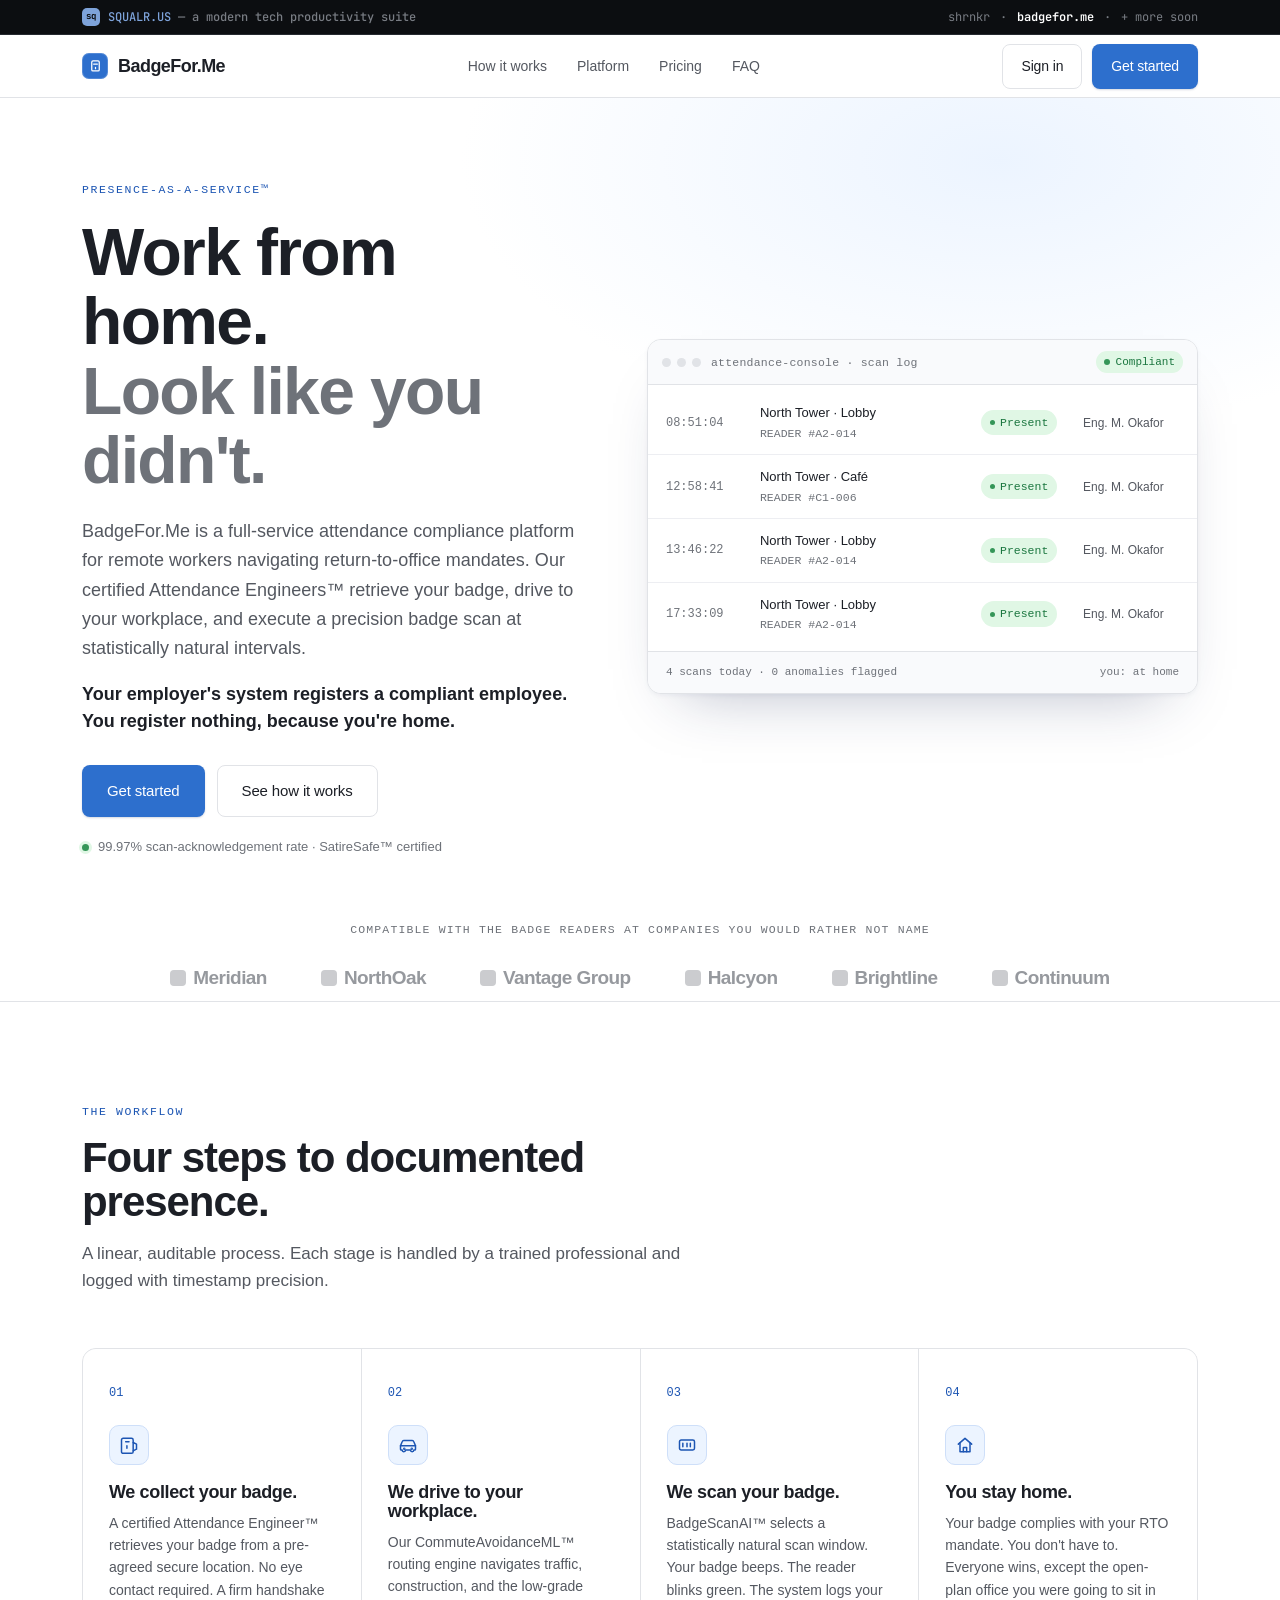
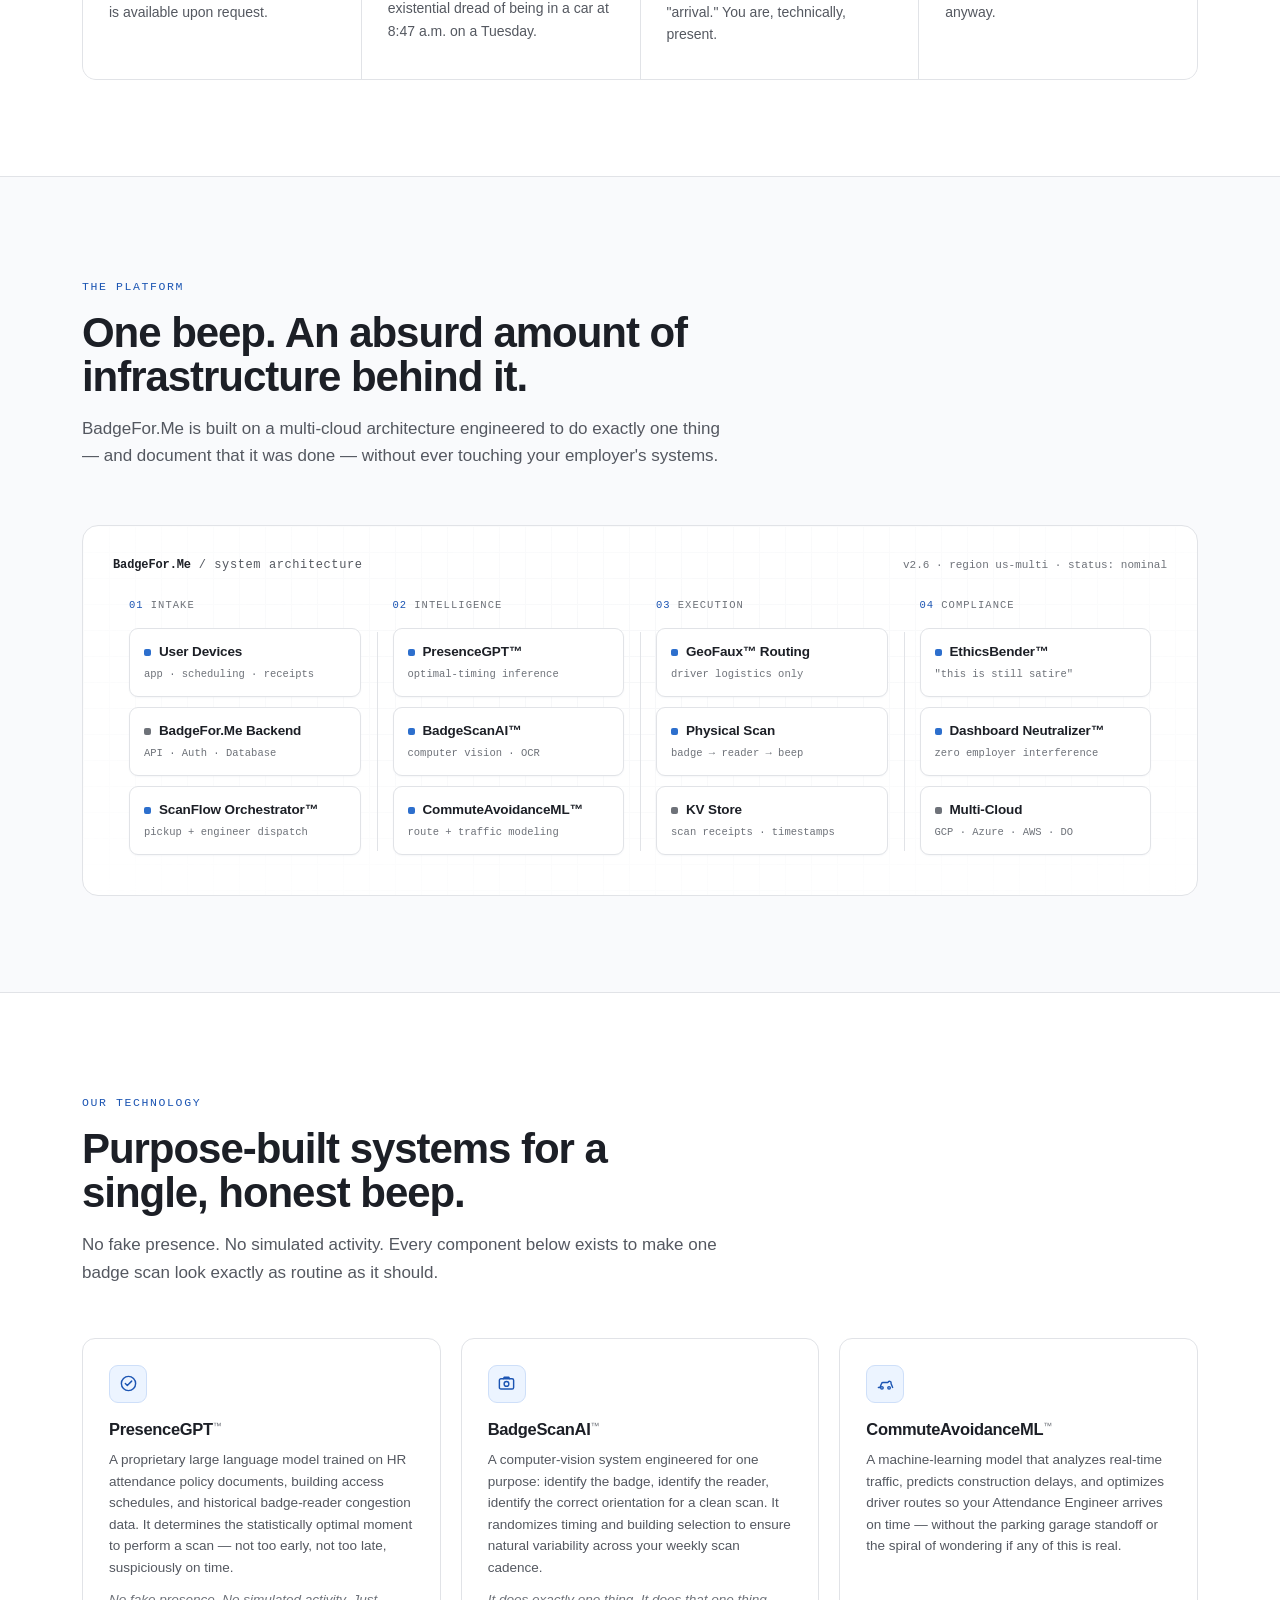
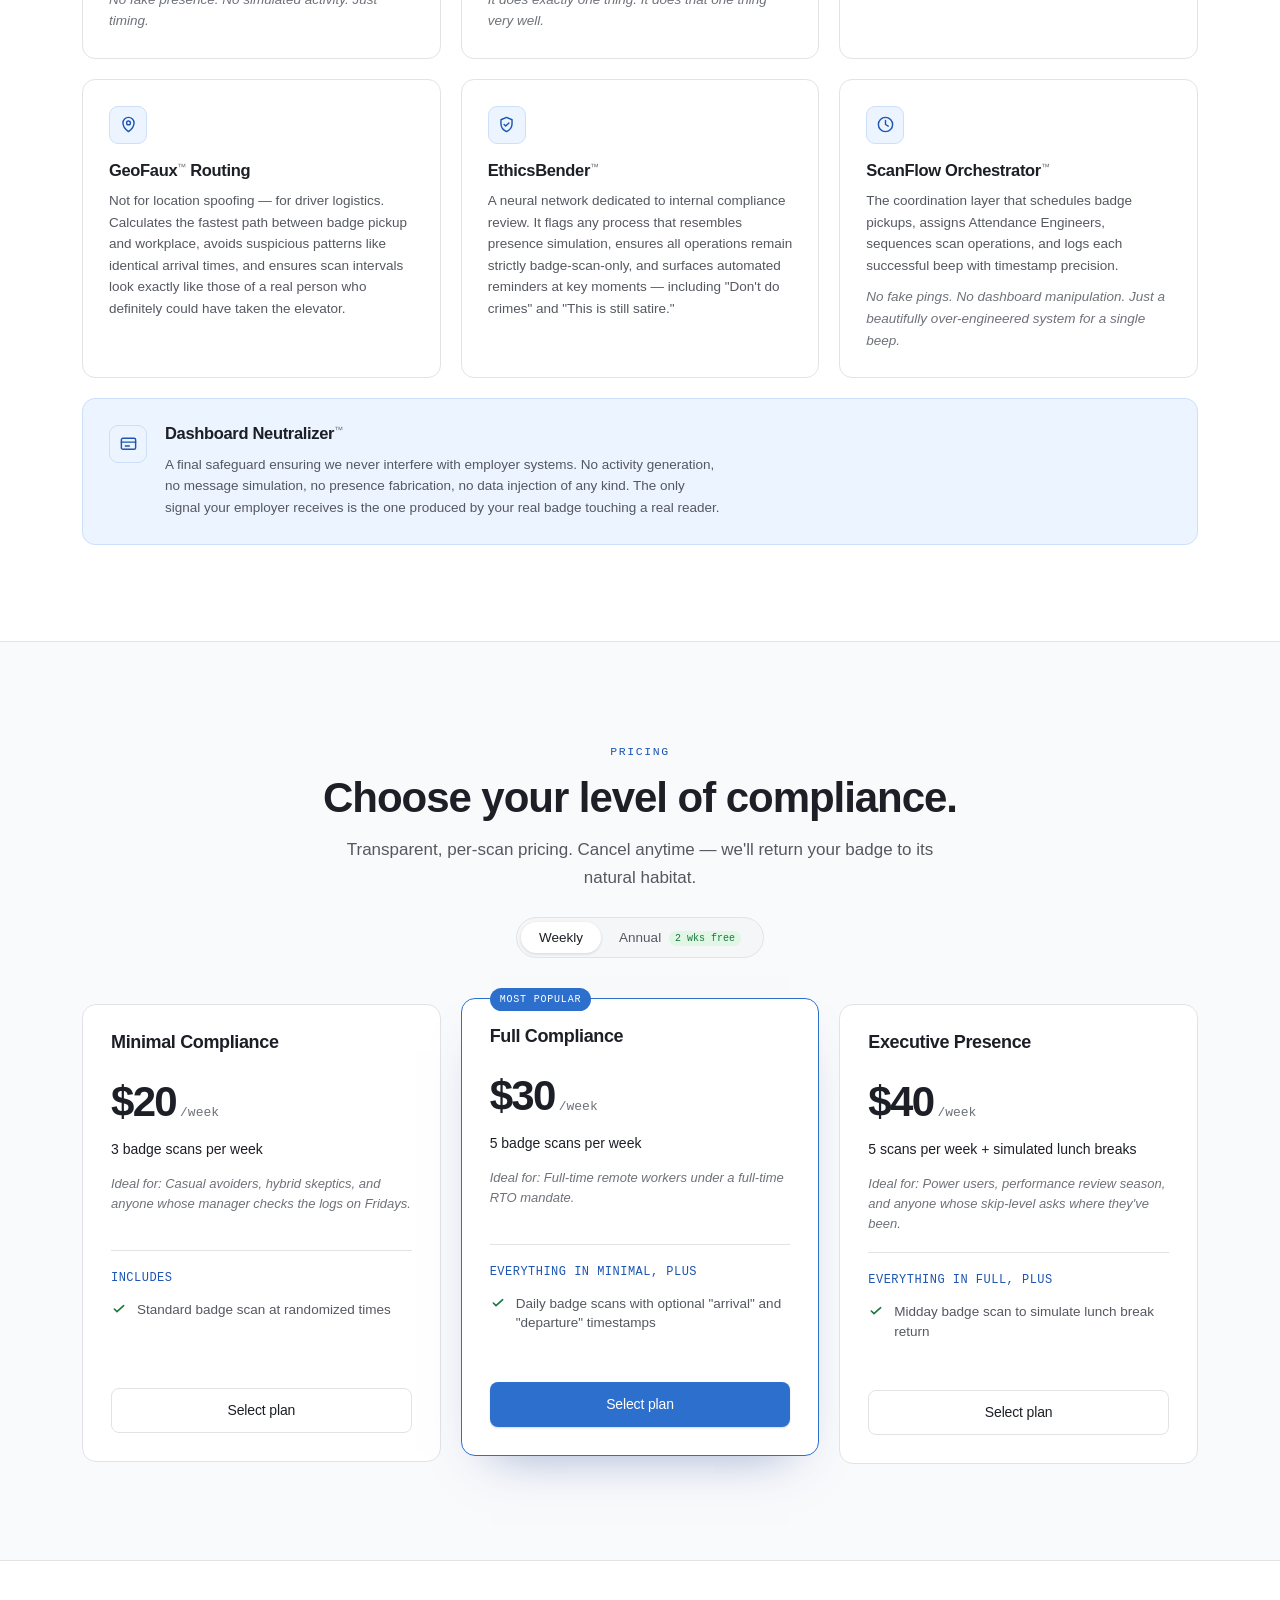
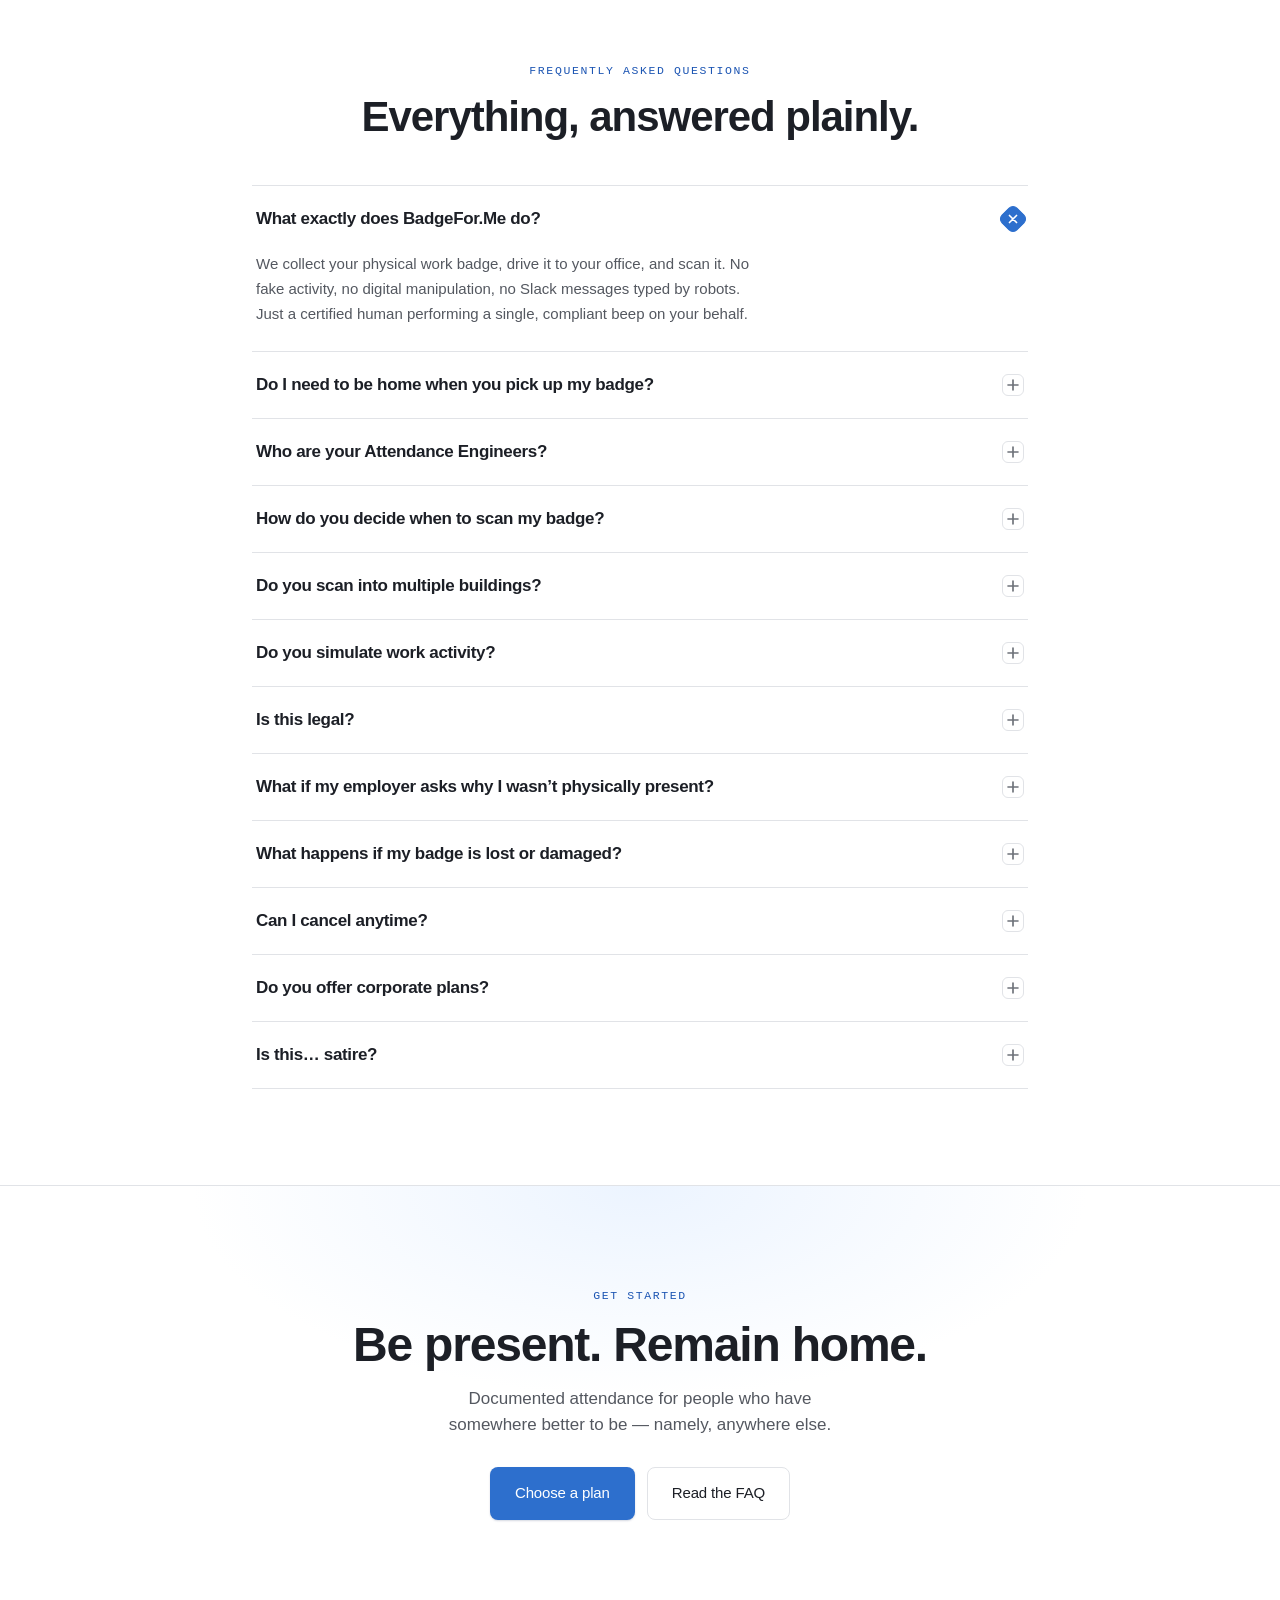
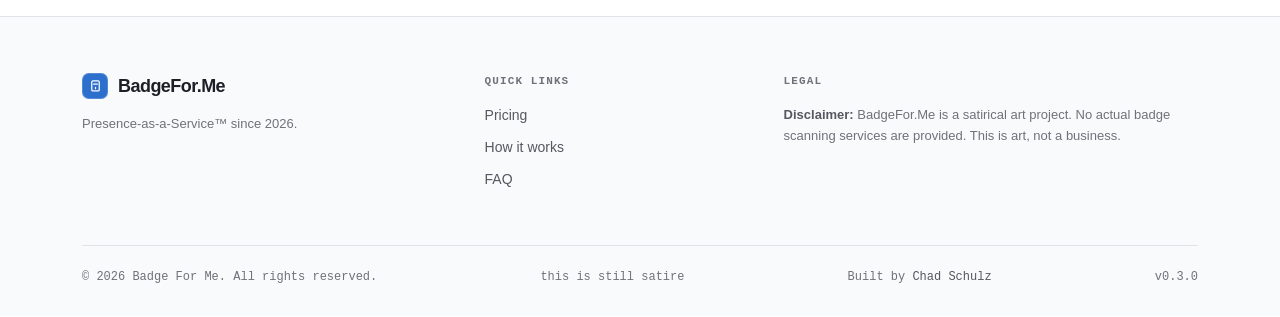
<file: index.html>
<!doctype html>
<html lang="en">
  <head>
    <meta charset="UTF-8" />
    <meta name="viewport" content="width=device-width, initial-scale=1.0" />
    <title>BadgeFor.Me — Beat Your Return-to-Office Mandate</title>
    <meta name="description" content="BadgeFor.Me sends Attendance Engineers to scan your badge at the office, keeping your return-to-office mandate compliant while you work from home. (Satire.)" />
    <meta name="keywords" content="return to office, return-to-office mandate, RTO mandate, RTO policy, work from home, badge scanning, remote work, hybrid work, office attendance" />
    <meta name="robots" content="index, follow" />
    <meta name="theme-color" content="#3b6bce" />
    <link rel="canonical" href="https://badgefor.me/" />
    <link rel="icon" href="/favicon.svg" type="image/svg+xml" />

    <!-- Open Graph -->
    <meta property="og:type" content="website" />
    <meta property="og:url" content="https://badgefor.me/" />
    <meta property="og:site_name" content="BadgeFor.Me" />
    <meta property="og:locale" content="en_US" />
    <meta property="og:title" content="BadgeFor.Me — Presence-as-a-Service™" />
    <meta property="og:description" content="Your badge goes to the office. You don't. Professional attendance compliance for remote workers navigating return-to-office (RTO) mandates." />
    <meta property="og:image" content="https://badgefor.me/assets/images/og-image.png" />
    <meta property="og:image:width" content="1200" />
    <meta property="og:image:height" content="630" />

    <!-- Twitter Card -->
    <meta name="twitter:card" content="summary_large_image" />
    <meta name="twitter:title" content="BadgeFor.Me — Presence-as-a-Service™" />
    <meta name="twitter:description" content="Your badge goes to the office. You don't. Professional attendance compliance for remote workers navigating return-to-office (RTO) mandates." />
    <meta name="twitter:image" content="https://badgefor.me/assets/images/og-image.png" />

    <!-- Structured data -->
    <script type="application/ld+json">
    {
      "@context": "https://schema.org",
      "@type": "WebSite",
      "name": "BadgeFor.Me",
      "url": "https://badgefor.me/",
      "inLanguage": "en",
      "description": "Presence-as-a-Service™ — professional badge scanning compliance for remote workers navigating return-to-office (RTO) mandates."
    }
    </script>

    <link rel="preconnect" href="https://fonts.googleapis.com/" />
    <link rel="preconnect" href="https://fonts.gstatic.com/" crossorigin />
    <link href="https://fonts.googleapis.com/css2?family=JetBrains+Mono:wght@400;500;600;700&display=swap" rel="stylesheet" />
    <link rel="stylesheet" href="css/styles.css" />
  </head>

  <!-- Google tag (gtag.js) -->
  <script async src="https://www.googletagmanager.com/gtag/js?id=G-5RX3SZPR5Z"></script>
  <script>
    window.dataLayer = window.dataLayer || [];
    function gtag() { dataLayer.push(arguments); }
    gtag('js', new Date());
    gtag('config', 'G-5RX3SZPR5Z');
  </script>

  <body>

    <div class="site-topstack">
      <div class="suite-bar">
        <div class="wrap suite-bar-in">
          <a class="suite-bar-brand" href="https://squalr.us/" target="_blank" rel="noopener">
            <span class="suite-bar-mark">sq</span>
            <span>SQUALR.US <span class="suite-bar-desc">&mdash; a modern tech productivity suite</span></span>
          </a>
          <div class="suite-bar-links">
            <a href="https://shrnkr.dev/" target="_blank" rel="noopener">shrnkr</a>
            <span class="suite-bar-dot">&middot;</span>
            <span class="suite-bar-current">badgefor.me</span>
            <span class="suite-bar-dot">&middot;</span>
            <span class="suite-bar-soon">+ more soon</span>
          </div>
        </div>
      </div>

      <!-- NAV -->
      <header class="nav">
        <div class="wrap nav-in">
          <a class="brand" href="#top">
            <span class="mark">
              <svg viewBox="0 0 24 24" fill="none">
                <rect x="6" y="3" width="12" height="16" rx="2" stroke="#fff" stroke-width="2"/>
                <path d="M9 8h6M12 13.5v2" stroke="#fff" stroke-width="2" stroke-linecap="round"/>
              </svg>
            </span>
            BadgeFor.Me
          </a>
          <nav class="nav-links">
            <a href="#how">How it works</a>
            <a href="#platform">Platform</a>
            <a href="#pricing">Pricing</a>
            <a href="#faq">FAQ</a>
          </nav>
          <div class="nav-cta">
            <a class="btn btn-ghost" href="https://squalr.us" target="_blank" rel="noopener">Sign in</a>
            <a class="btn btn-primary" href="#pricing">Get started</a>
          </div>
        </div>
      </header>
    </div>

    <main id="top">

      <!-- HERO -->
      <section class="hero">
        <div class="wrap hero-grid">
          <div class="hero-copy">
            <span class="eyebrow">Presence-as-a-Service™</span>
            <h1>Work from home.<br><span class="muted">Look like you didn't.</span></h1>
            <p class="lead">BadgeFor.Me is a full-service attendance compliance platform for remote workers navigating return-to-office mandates. Our certified Attendance Engineers™ retrieve your badge, drive to your workplace, and execute a precision badge scan at statistically natural intervals.</p>
            <p class="bold">Your employer's system registers a compliant employee. You register nothing, because you're home.</p>
            <div class="hero-cta">
              <a class="btn btn-primary btn-lg" href="#pricing">Get started</a>
              <a class="btn btn-ghost btn-lg" href="#how">See how it works</a>
            </div>
            <div class="hero-note">
              <span class="dot"></span>
              99.97% scan-acknowledgement rate · SatireSafe™ certified
            </div>
          </div>

          <!-- Attendance console mockup -->
          <div class="console reveal">
            <div class="console-bar">
              <span class="dots"><i></i><i></i><i></i></span>
              <span class="title">attendance-console · scan log</span>
              <span class="stat"><span class="pulse"></span>Compliant</span>
            </div>
            <div class="console-body">
              <div class="crow">
                <span class="ts">08:51:04</span>
                <span class="loc">North Tower · Lobby<small>READER #A2-014</small></span>
                <span class="pill"><i></i>Present</span>
                <span class="eng">Eng. M. Okafor</span>
              </div>
              <div class="crow">
                <span class="ts">12:58:41</span>
                <span class="loc">North Tower · Café<small>READER #C1-006</small></span>
                <span class="pill"><i></i>Present</span>
                <span class="eng">Eng. M. Okafor</span>
              </div>
              <div class="crow">
                <span class="ts">13:46:22</span>
                <span class="loc">North Tower · Lobby<small>READER #A2-014</small></span>
                <span class="pill"><i></i>Present</span>
                <span class="eng">Eng. M. Okafor</span>
              </div>
              <div class="crow">
                <span class="ts">17:33:09</span>
                <span class="loc">North Tower · Lobby<small>READER #A2-014</small></span>
                <span class="pill"><i></i>Present</span>
                <span class="eng">Eng. M. Okafor</span>
              </div>
            </div>
            <div class="console-foot">
              <span>4 scans today · 0 anomalies flagged</span>
              <span>you: at home</span>
            </div>
          </div>
        </div>
      </section>

      <!-- TRUST BAR -->
      <section class="trust">
        <div class="wrap">
          <p>Compatible with the badge readers at companies you would rather not name</p>
          <div class="logos reveal">
            <span><span class="g"></span>Meridian</span>
            <span><span class="g"></span>NorthOak</span>
            <span><span class="g"></span>Vantage&nbsp;Group</span>
            <span><span class="g"></span>Halcyon</span>
            <span><span class="g"></span>Brightline</span>
            <span><span class="g"></span>Continuum</span>
          </div>
        </div>
      </section>

      <!-- HOW IT WORKS -->
      <section class="band" id="how">
        <div class="wrap">
          <div class="sec-head">
            <span class="eyebrow">The workflow</span>
            <h2>Four steps to documented presence.</h2>
            <p>A linear, auditable process. Each stage is handled by a trained professional and logged with timestamp precision.</p>
          </div>
          <div class="steps">
            <div class="step reveal">
              <span class="num">01</span>
              <div class="ico">
                <svg viewBox="0 0 24 24" fill="none" stroke="currentColor" stroke-width="1.8" stroke-linecap="round" stroke-linejoin="round">
                  <rect x="3" y="4" width="14" height="18" rx="2"/>
                  <path d="M8 8h4M9.5 13v3"/>
                  <path d="M17 9l4 2v6l-4 2"/>
                </svg>
              </div>
              <h3>We collect your badge.</h3>
              <p>A certified Attendance Engineer™ retrieves your badge from a pre-agreed secure location. No eye contact required. A firm handshake is available upon request.</p>
            </div>
            <div class="step reveal">
              <span class="num">02</span>
              <div class="ico">
                <svg viewBox="0 0 24 24" fill="none" stroke="currentColor" stroke-width="1.8" stroke-linecap="round" stroke-linejoin="round">
                  <path d="M3 13l2-5a2 2 0 0 1 1.9-1.3h10.2A2 2 0 0 1 19 8l2 5"/>
                  <path d="M3 13h18v4a1 1 0 0 1-1 1h-1a2 2 0 0 1-4 0H9a2 2 0 0 1-4 0H4a1 1 0 0 1-1-1z"/>
                  <circle cx="7.5" cy="16.5" r=".6"/>
                  <circle cx="16.5" cy="16.5" r=".6"/>
                </svg>
              </div>
              <h3>We drive to your workplace.</h3>
              <p>Our CommuteAvoidanceML™ routing engine navigates traffic, construction, and the low-grade existential dread of being in a car at 8:47 a.m. on a Tuesday.</p>
            </div>
            <div class="step reveal">
              <span class="num">03</span>
              <div class="ico">
                <svg viewBox="0 0 24 24" fill="none" stroke="currentColor" stroke-width="1.8" stroke-linecap="round" stroke-linejoin="round">
                  <rect x="3" y="6" width="18" height="12" rx="2"/>
                  <path d="M7 10v4M12 10v4M16 10v4"/>
                </svg>
              </div>
              <h3>We scan your badge.</h3>
              <p>BadgeScanAI™ selects a statistically natural scan window. Your badge beeps. The reader blinks green. The system logs your "arrival." You are, technically, present.</p>
            </div>
            <div class="step reveal">
              <span class="num">04</span>
              <div class="ico">
                <svg viewBox="0 0 24 24" fill="none" stroke="currentColor" stroke-width="1.8" stroke-linecap="round" stroke-linejoin="round">
                  <path d="M4 11l8-7 8 7"/>
                  <path d="M6 9.5V20h12V9.5"/>
                  <path d="M10 20v-5h4v5"/>
                </svg>
              </div>
              <h3>You stay home.</h3>
              <p>Your badge complies with your RTO mandate. You don't have to. Everyone wins, except the open-plan office you were going to sit in anyway.</p>
            </div>
          </div>
        </div>
      </section>

      <!-- PLATFORM / ARCHITECTURE -->
      <section class="band alt" id="platform">
        <div class="wrap">
          <div class="sec-head">
            <span class="eyebrow">The platform</span>
            <h2>One beep. An absurd amount of infrastructure behind it.</h2>
            <p>BadgeFor.Me is built on a multi-cloud architecture engineered to do exactly one thing — and document that it was done — without ever touching your employer's systems.</p>
          </div>

          <div class="arch reveal">
            <div class="arch-head">
              <span class="t"><b>BadgeFor.Me</b>&nbsp;/ system architecture</span>
              <span class="v">v2.6 · region us-multi · status: nominal</span>
            </div>
            <div class="arch-cols">
              <div class="arch-col">
                <div class="lbl"><b>01</b> Intake</div>
                <div class="node">
                  <div class="nt"><span class="d"></span>User Devices</div>
                  <div class="nd">app · scheduling · receipts</div>
                </div>
                <div class="node muted">
                  <div class="nt"><span class="d"></span>BadgeFor.Me Backend</div>
                  <div class="nd">API · Auth · Database</div>
                </div>
                <div class="node">
                  <div class="nt"><span class="d"></span>ScanFlow Orchestrator™</div>
                  <div class="nd">pickup + engineer dispatch</div>
                </div>
              </div>
              <div class="arch-col">
                <div class="lbl"><b>02</b> Intelligence</div>
                <div class="node">
                  <div class="nt"><span class="d"></span>PresenceGPT™</div>
                  <div class="nd">optimal-timing inference</div>
                </div>
                <div class="node">
                  <div class="nt"><span class="d"></span>BadgeScanAI™</div>
                  <div class="nd">computer vision · OCR</div>
                </div>
                <div class="node">
                  <div class="nt"><span class="d"></span>CommuteAvoidanceML™</div>
                  <div class="nd">route + traffic modeling</div>
                </div>
              </div>
              <div class="arch-col">
                <div class="lbl"><b>03</b> Execution</div>
                <div class="node">
                  <div class="nt"><span class="d"></span>GeoFaux™ Routing</div>
                  <div class="nd">driver logistics only</div>
                </div>
                <div class="node">
                  <div class="nt"><span class="d"></span>Physical Scan</div>
                  <div class="nd">badge → reader → beep</div>
                </div>
                <div class="node muted">
                  <div class="nt"><span class="d"></span>KV Store</div>
                  <div class="nd">scan receipts · timestamps</div>
                </div>
              </div>
              <div class="arch-col">
                <div class="lbl"><b>04</b> Compliance</div>
                <div class="node">
                  <div class="nt"><span class="d"></span>EthicsBender™</div>
                  <div class="nd">"this is still satire"</div>
                </div>
                <div class="node">
                  <div class="nt"><span class="d"></span>Dashboard Neutralizer™</div>
                  <div class="nd">zero employer interference</div>
                </div>
                <div class="node muted">
                  <div class="nt"><span class="d"></span>Multi-Cloud</div>
                  <div class="nd">GCP · Azure · AWS · DO</div>
                </div>
              </div>
            </div>
          </div>
        </div>
      </section>

      <!-- TECHNOLOGY FEATURES -->
      <section class="band">
        <div class="wrap">
          <div class="sec-head">
            <span class="eyebrow">Our technology</span>
            <h2>Purpose-built systems for a single, honest beep.</h2>
            <p>No fake presence. No simulated activity. Every component below exists to make one badge scan look exactly as routine as it should.</p>
          </div>
          <div class="feat-grid">
            <div class="feat reveal">
              <div class="ico">
                <svg viewBox="0 0 24 24" fill="none" stroke="currentColor" stroke-width="1.8" stroke-linecap="round" stroke-linejoin="round">
                  <circle cx="12" cy="12" r="9"/>
                  <path d="M8 12l2.5 2.5L16 9"/>
                </svg>
              </div>
              <h3>PresenceGPT<sup>™</sup></h3>
              <p>A proprietary large language model trained on HR attendance policy documents, building access schedules, and historical badge-reader congestion data. It determines the statistically optimal moment to perform a scan — not too early, not too late, suspiciously on time.</p>
              <p class="tail">No fake presence. No simulated activity. Just timing.</p>
            </div>
            <div class="feat reveal">
              <div class="ico">
                <svg viewBox="0 0 24 24" fill="none" stroke="currentColor" stroke-width="1.8" stroke-linecap="round" stroke-linejoin="round">
                  <rect x="3" y="6" width="18" height="13" rx="2"/>
                  <circle cx="12" cy="12.5" r="3"/>
                  <path d="M8 6l1.2-2h5.6L16 6"/>
                </svg>
              </div>
              <h3>BadgeScanAI<sup>™</sup></h3>
              <p>A computer-vision system engineered for one purpose: identify the badge, identify the reader, identify the correct orientation for a clean scan. It randomizes timing and building selection to ensure natural variability across your weekly scan cadence.</p>
              <p class="tail">It does exactly one thing. It does that one thing very well.</p>
            </div>
            <div class="feat reveal">
              <div class="ico">
                <svg viewBox="0 0 24 24" fill="none" stroke="currentColor" stroke-width="1.8" stroke-linecap="round" stroke-linejoin="round">
                  <path d="M3 17h2l2-5a2 2 0 0 1 1.9-1.3h6.2A2 2 0 0 1 19 12l2 5"/>
                  <circle cx="7.5" cy="17.5" r="1.6"/>
                  <circle cx="16.5" cy="17.5" r="1.6"/>
                </svg>
              </div>
              <h3>CommuteAvoidanceML<sup>™</sup></h3>
              <p>A machine-learning model that analyzes real-time traffic, predicts construction delays, and optimizes driver routes so your Attendance Engineer arrives on time — without the parking garage standoff or the spiral of wondering if any of this is real.</p>
            </div>
            <div class="feat reveal">
              <div class="ico">
                <svg viewBox="0 0 24 24" fill="none" stroke="currentColor" stroke-width="1.8" stroke-linecap="round" stroke-linejoin="round">
                  <path d="M12 21s7-5.2 7-11a7 7 0 1 0-14 0c0 5.8 7 11 7 11z"/>
                  <circle cx="12" cy="10" r="2.4"/>
                </svg>
              </div>
              <h3>GeoFaux<sup>™</sup> Routing</h3>
              <p>Not for location spoofing — for driver logistics. Calculates the fastest path between badge pickup and workplace, avoids suspicious patterns like identical arrival times, and ensures scan intervals look exactly like those of a real person who definitely could have taken the elevator.</p>
            </div>
            <div class="feat reveal">
              <div class="ico">
                <svg viewBox="0 0 24 24" fill="none" stroke="currentColor" stroke-width="1.8" stroke-linecap="round" stroke-linejoin="round">
                  <path d="M12 3l7 3v5c0 4.5-3 8-7 10-4-2-7-5.5-7-10V6z"/>
                  <path d="M9 12l2 2 4-4"/>
                </svg>
              </div>
              <h3>EthicsBender<sup>™</sup></h3>
              <p>A neural network dedicated to internal compliance review. It flags any process that resembles presence simulation, ensures all operations remain strictly badge-scan-only, and surfaces automated reminders at key moments — including "Don't do crimes" and "This is still satire."</p>
            </div>
            <div class="feat reveal">
              <div class="ico">
                <svg viewBox="0 0 24 24" fill="none" stroke="currentColor" stroke-width="1.8" stroke-linecap="round" stroke-linejoin="round">
                  <circle cx="12" cy="12" r="9"/>
                  <path d="M12 7v5l3.5 2"/>
                </svg>
              </div>
              <h3>ScanFlow Orchestrator<sup>™</sup></h3>
              <p>The coordination layer that schedules badge pickups, assigns Attendance Engineers, sequences scan operations, and logs each successful beep with timestamp precision.</p>
              <p class="tail">No fake pings. No dashboard manipulation. Just a beautifully over-engineered system for a single beep.</p>
            </div>
          </div>

          <!-- Dashboard Neutralizer — highlighted full-width card -->
          <div class="feat reveal" style="margin-top:20px;border-color:var(--accent-line);background:var(--accent-wash)">
            <div style="display:grid;grid-template-columns:38px 1fr;gap:18px;align-items:start">
              <div class="ico" style="margin:0">
                <svg viewBox="0 0 24 24" fill="none" stroke="currentColor" stroke-width="1.8" stroke-linecap="round" stroke-linejoin="round">
                  <rect x="3" y="4" width="18" height="14" rx="2"/>
                  <path d="M3 9h18M8 14h5"/>
                </svg>
              </div>
              <div>
                <h3>Dashboard Neutralizer<sup>™</sup></h3>
                <p style="max-width:74ch">A final safeguard ensuring we never interfere with employer systems. No activity generation, no message simulation, no presence fabrication, no data injection of any kind. The only signal your employer receives is the one produced by your real badge touching a real reader.</p>
              </div>
            </div>
          </div>
        </div>
      </section>

      <!-- PRICING -->
      <section class="band alt" id="pricing">
        <div class="wrap">
          <div class="sec-head center">
            <span class="eyebrow">Pricing</span>
            <h2>Choose your level of compliance.</h2>
            <p>Transparent, per-scan pricing. Cancel anytime — we'll return your badge to its natural habitat.</p>
            <div class="toggle" id="billToggle">
              <span class="knob" id="knob"></span>
              <button class="on" data-mode="weekly">Weekly</button>
              <button data-mode="annual">Annual <span class="save">2 wks free</span></button>
            </div>
          </div>

          <div class="prices">
            <div class="plan reveal">
              <h3>Minimal Compliance</h3>
              <div class="price">
                <span class="amt" data-w="$20" data-a="$1,000">$20</span>
                <span class="per" data-w="/week" data-a="/year">/week</span>
              </div>
              <div class="scans">3 badge scans per week</div>
              <p class="ideal">Ideal for: Casual avoiders, hybrid skeptics, and anyone whose manager checks the logs on Fridays.</p>
              <div class="inc">Includes</div>
              <ul>
                <li>
                  <svg viewBox="0 0 24 24" fill="none" stroke="currentColor" stroke-width="2.4" stroke-linecap="round" stroke-linejoin="round"><path d="M5 12l4 4L19 7"/></svg>
                  Standard badge scan at randomized times
                </li>
              </ul>
              <a class="btn btn-ghost" href="https://squalr.us" target="_blank" rel="noopener">Select plan</a>
            </div>

            <div class="plan pop reveal">
              <span class="tag">Most popular</span>
              <h3>Full Compliance</h3>
              <div class="price">
                <span class="amt" data-w="$30" data-a="$1,500">$30</span>
                <span class="per" data-w="/week" data-a="/year">/week</span>
              </div>
              <div class="scans">5 badge scans per week</div>
              <p class="ideal">Ideal for: Full-time remote workers under a full-time RTO mandate.</p>
              <div class="inc">Everything in Minimal, plus</div>
              <ul>
                <li>
                  <svg viewBox="0 0 24 24" fill="none" stroke="currentColor" stroke-width="2.4" stroke-linecap="round" stroke-linejoin="round"><path d="M5 12l4 4L19 7"/></svg>
                  Daily badge scans with optional "arrival" and "departure" timestamps
                </li>
              </ul>
              <a class="btn btn-primary" href="https://squalr.us" target="_blank" rel="noopener">Select plan</a>
            </div>

            <div class="plan reveal">
              <h3>Executive Presence</h3>
              <div class="price">
                <span class="amt" data-w="$40" data-a="$2,000">$40</span>
                <span class="per" data-w="/week" data-a="/year">/week</span>
              </div>
              <div class="scans">5 scans per week + simulated lunch breaks</div>
              <p class="ideal">Ideal for: Power users, performance review season, and anyone whose skip-level asks where they've been.</p>
              <div class="inc">Everything in Full, plus</div>
              <ul>
                <li>
                  <svg viewBox="0 0 24 24" fill="none" stroke="currentColor" stroke-width="2.4" stroke-linecap="round" stroke-linejoin="round"><path d="M5 12l4 4L19 7"/></svg>
                  Midday badge scan to simulate lunch break return
                </li>
              </ul>
              <a class="btn btn-ghost" href="https://squalr.us" target="_blank" rel="noopener">Select plan</a>
            </div>
          </div>
        </div>
      </section>

      <!-- FAQ -->
      <section class="band" id="faq">
        <div class="wrap" style="max-width:840px">
          <div class="sec-head center">
            <span class="eyebrow">Frequently asked questions</span>
            <h2>Everything, answered plainly.</h2>
          </div>
          <div class="faq-wrap" id="faqList"></div>
        </div>
      </section>

      <!-- FINAL CTA -->
      <section class="cta-band">
        <div class="wrap">
          <span class="eyebrow">Get started</span>
          <h2 style="margin-top:14px">Be present. Remain home.</h2>
          <p>Documented attendance for people who have somewhere better to be — namely, anywhere else.</p>
          <div class="hero-cta" style="justify-content:center;margin-top:30px">
            <a class="btn btn-primary btn-lg" href="#pricing">Choose a plan</a>
            <a class="btn btn-ghost btn-lg" href="#faq">Read the FAQ</a>
          </div>
        </div>
      </section>

    </main>

    <!-- FOOTER -->
    <footer>
      <div class="wrap">
        <div class="foot-grid">
          <div>
            <a class="brand" href="#top">
              <span class="mark">
                <svg viewBox="0 0 24 24" fill="none">
                  <rect x="6" y="3" width="12" height="16" rx="2" stroke="#fff" stroke-width="2"/>
                  <path d="M9 8h6M12 13.5v2" stroke="#fff" stroke-width="2" stroke-linecap="round"/>
                </svg>
              </span>
              BadgeFor.Me
            </a>
            <p class="since">Presence-as-a-Service™ since 2026.</p>
          </div>
          <div class="foot-col">
            <h4>Quick links</h4>
            <a href="#pricing">Pricing</a>
            <a href="#how">How it works</a>
            <a href="#faq">FAQ</a>
          </div>
          <div class="foot-col">
            <h4>Legal</h4>
            <p><b>Disclaimer:</b> BadgeFor.Me is a satirical art project. No actual badge scanning services are provided. This is art, not a business.</p>
          </div>
        </div>
        <div class="foot-bottom">
          <span>&copy; 2026 Badge For Me. All rights reserved.</span>
          <span>this is still satire</span>
          <span>Built by <a href="https://squalr.us" target="_blank" rel="noopener">Chad Schulz</a></span>
          <span>v0.3.0</span>
        </div>
      </div>
    </footer>

    <script src="js/main.js"></script>
  </body>
</html>
</file>
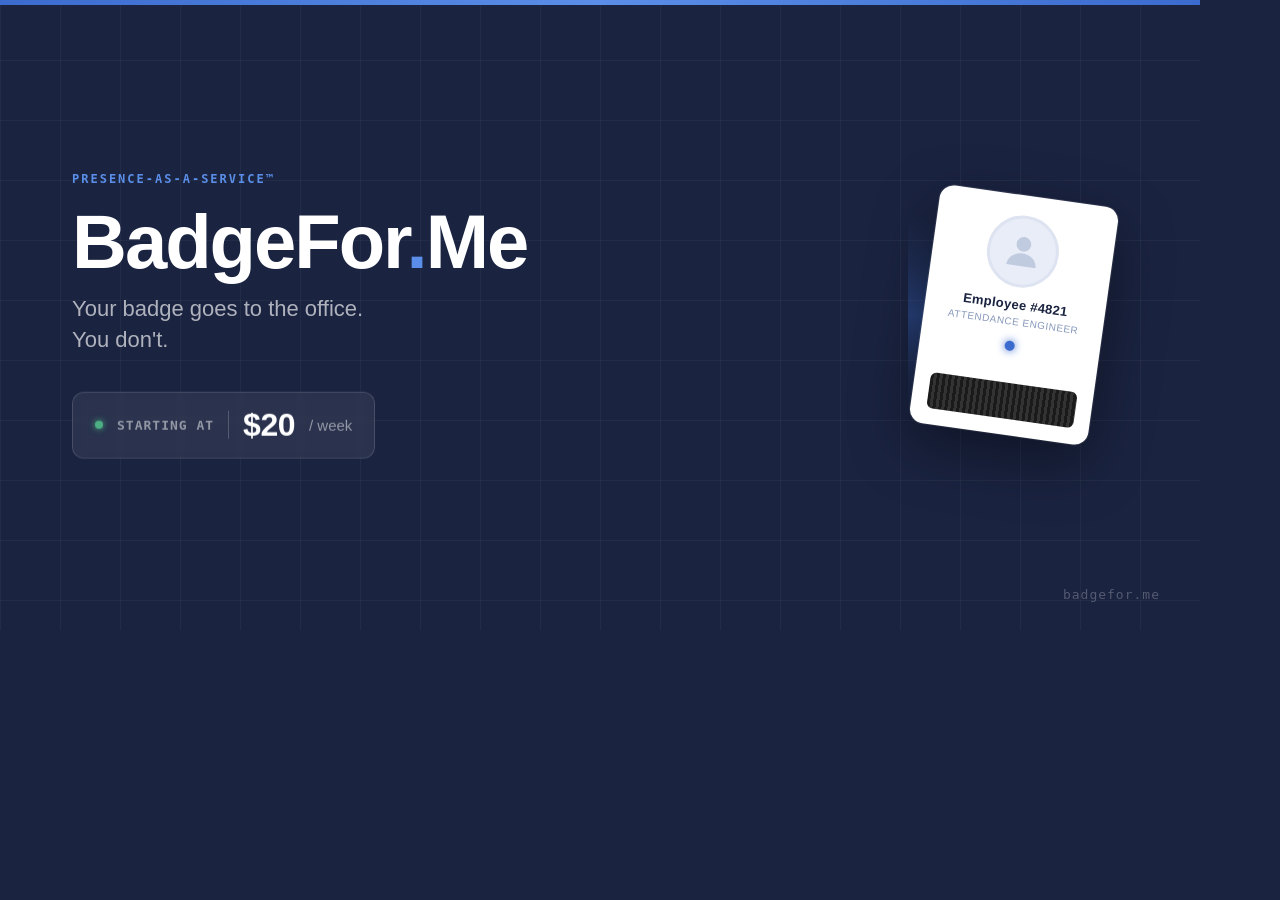
<file: assets/og-template.html>
<!doctype html>
<html>
<head>
<meta charset="UTF-8" />
<style>
  * { margin: 0; padding: 0; box-sizing: border-box; }
  body {
    width: 1200px;
    height: 630px;
    overflow: hidden;
    font-family: "Helvetica Neue", Helvetica, Arial, sans-serif;
    background: #1a2340;
    color: #fff;
    position: relative;
  }

  /* Grid lines background */
  .bg-grid {
    position: absolute;
    inset: 0;
    background-image:
      linear-gradient(rgba(255,255,255,0.04) 1px, transparent 1px),
      linear-gradient(90deg, rgba(255,255,255,0.04) 1px, transparent 1px);
    background-size: 60px 60px;
  }

  /* Blue accent bar top */
  .accent-bar {
    position: absolute;
    top: 0; left: 0; right: 0;
    height: 5px;
    background: linear-gradient(90deg, #3b6bce, #5a8ee8, #3b6bce);
  }

  /* Badge card illustration */
  .badge-card {
    position: absolute;
    right: 96px;
    top: 50%;
    transform: translateY(-50%) rotate(8deg);
    width: 180px;
    height: 240px;
    background: #fff;
    border-radius: 14px;
    box-shadow: 0 20px 60px rgba(0,0,0,0.4), 0 0 0 1px rgba(255,255,255,0.1);
    display: flex;
    flex-direction: column;
    align-items: center;
    padding: 20px 16px 16px;
    gap: 10px;
  }

  .badge-avatar {
    width: 72px;
    height: 72px;
    border-radius: 50%;
    background: #e8edf8;
    display: flex;
    align-items: center;
    justify-content: center;
    border: 3px solid #dde3f0;
  }

  .badge-avatar svg {
    width: 44px;
    height: 44px;
    opacity: 0.4;
  }

  .badge-name {
    font-size: 13px;
    font-weight: 700;
    color: #1a2340;
    letter-spacing: 0.3px;
    text-align: center;
  }

  .badge-title {
    font-size: 10px;
    color: #8899bb;
    text-align: center;
    letter-spacing: 0.5px;
    text-transform: uppercase;
  }

  .badge-strip {
    margin-top: auto;
    width: 100%;
    height: 36px;
    background: repeating-linear-gradient(
      90deg,
      #1a1a1a 0px,
      #1a1a1a 3px,
      #333 3px,
      #333 6px
    );
    border-radius: 6px;
  }

  .badge-dot {
    width: 10px;
    height: 10px;
    border-radius: 50%;
    background: #3b6bce;
    box-shadow: 0 0 8px #3b6bce;
    margin-top: 4px;
  }

  /* Scanner glow */
  .scanner-line {
    position: absolute;
    right: 252px;
    top: 50%;
    transform: translateY(-50%);
    width: 40px;
    height: 200px;
    background: linear-gradient(to bottom, transparent, rgba(59,107,206,0.15), rgba(59,107,206,0.4), rgba(59,107,206,0.15), transparent);
  }

  /* Main content */
  .content {
    position: absolute;
    left: 72px;
    top: 50%;
    transform: translateY(-50%);
    max-width: 680px;
  }

  .eyebrow {
    font-size: 12px;
    font-weight: 600;
    letter-spacing: 2px;
    text-transform: uppercase;
    color: #5a8ee8;
    margin-bottom: 18px;
    font-family: ui-monospace, "Cascadia Code", "SF Mono", monospace;
  }

  .brand {
    font-size: 76px;
    font-weight: 900;
    line-height: 1;
    letter-spacing: -2px;
    color: #fff;
    margin-bottom: 14px;
  }

  .brand span {
    color: #5a8ee8;
  }

  .tagline {
    font-size: 22px;
    font-weight: 400;
    color: rgba(255,255,255,0.65);
    margin-bottom: 36px;
    line-height: 1.4;
  }

  /* Pricing pill */
  .pricing {
    display: inline-flex;
    align-items: center;
    gap: 14px;
    background: rgba(255,255,255,0.07);
    border: 1px solid rgba(255,255,255,0.14);
    border-radius: 12px;
    padding: 14px 22px;
    backdrop-filter: blur(4px);
  }

  .pricing-label {
    font-size: 13px;
    color: rgba(255,255,255,0.5);
    text-transform: uppercase;
    letter-spacing: 1px;
    font-weight: 600;
    font-family: ui-monospace, "Cascadia Code", "SF Mono", monospace;
  }

  .pricing-divider {
    width: 1px;
    height: 28px;
    background: rgba(255,255,255,0.2);
  }

  .pricing-amount {
    font-size: 32px;
    font-weight: 800;
    color: #fff;
    letter-spacing: -0.5px;
  }

  .pricing-per {
    font-size: 15px;
    color: rgba(255,255,255,0.5);
    font-weight: 400;
  }

  .green-dot {
    width: 8px;
    height: 8px;
    border-radius: 50%;
    background: #4caf84;
    box-shadow: 0 0 6px #4caf84;
  }

  /* Domain label bottom right */
  .domain {
    position: absolute;
    bottom: 28px;
    right: 40px;
    font-size: 13px;
    color: rgba(255,255,255,0.25);
    letter-spacing: 1px;
    font-family: ui-monospace, "Cascadia Code", "SF Mono", monospace;
  }
</style>
</head>
<body>
  <div class="bg-grid"></div>
  <div class="accent-bar"></div>

  <div class="content">
    <div class="eyebrow">Presence-as-a-Service™</div>
    <div class="brand">BadgeFor<span>.</span>Me</div>
    <div class="tagline">Your badge goes to the office.<br>You don't.</div>
    <div class="pricing">
      <div class="green-dot"></div>
      <div class="pricing-label">Starting at</div>
      <div class="pricing-divider"></div>
      <div class="pricing-amount">$20</div>
      <div class="pricing-per">/ week</div>
    </div>
  </div>

  <div class="scanner-line"></div>

  <div class="badge-card">
    <div class="badge-avatar">
      <svg viewBox="0 0 24 24" fill="none" xmlns="http://www.w3.org/2000/svg">
        <circle cx="12" cy="8" r="4" fill="#8899bb"/>
        <path d="M4 20c0-4 3.6-7 8-7s8 3 8 7" fill="#8899bb"/>
      </svg>
    </div>
    <div>
      <div class="badge-name">Employee #4821</div>
      <div class="badge-title" style="margin-top:4px">Attendance Engineer</div>
    </div>
    <div class="badge-dot"></div>
    <div class="badge-strip"></div>
  </div>

  <div class="domain">badgefor.me</div>
</body>
</html>
</file>
<file: css/styles.css>
:root {
  --paper: #ffffff;
  --paper-2: oklch(0.986 0.003 256);
  --paper-3: oklch(0.972 0.004 256);
  --ink: oklch(0.24 0.014 262);
  --ink-2: oklch(0.46 0.014 262);
  --ink-3: oklch(0.55 0.012 262);
  --line: oklch(0.915 0.006 262);
  --line-2: oklch(0.95 0.005 262);
  --accent: oklch(0.55 0.16 258);
  --accent-ink: oklch(0.47 0.16 260);
  --accent-wash: oklch(0.965 0.018 258);
  --accent-line: oklch(0.9 0.04 258);
  --green: oklch(0.6 0.13 152);
  --green-ink: oklch(0.5 0.12 152);
  --green-wash: oklch(0.955 0.035 152);
  --radius: 10px;
  --maxw: 1180px;
  --sans: "Helvetica Neue", Helvetica, Arial, sans-serif;
  --mono: ui-monospace, "SFMono-Regular", "Menlo", "Consolas", monospace;
}

*, *::before, *::after { box-sizing: border-box; margin: 0; padding: 0; }
html { scroll-behavior: smooth; }
body {
  font-family: var(--sans);
  color: var(--ink);
  background: var(--paper);
  -webkit-font-smoothing: antialiased;
  text-rendering: optimizeLegibility;
  line-height: 1.5;
  font-size: 16px;
}
a { color: inherit; text-decoration: none; }
.wrap { max-width: var(--maxw); margin: 0 auto; padding: 0 32px; }
.mono { font-family: var(--mono); }
.eyebrow {
  font-family: var(--mono);
  font-size: 11.5px;
  letter-spacing: .14em;
  text-transform: uppercase;
  color: var(--accent-ink);
  font-weight: 500;
}
h1, h2, h3 { letter-spacing: -0.025em; line-height: 1.05; font-weight: 700; }
.sub { color: var(--ink-2); font-size: 17px; line-height: 1.6; }
.reveal {
  opacity: 0;
  transform: translateY(14px);
  transition: opacity .7s cubic-bezier(.2,.7,.2,1), transform .7s cubic-bezier(.2,.7,.2,1);
}
.reveal.in { opacity: 1; transform: none; }
@media (prefers-reduced-motion: reduce) { .reveal { opacity: 1; transform: none; transition: none; } }
@media print { .reveal { opacity: 1 !important; transform: none !important; } }

/* ---------- buttons ---------- */
.btn {
  display: inline-flex;
  align-items: center;
  gap: 8px;
  font-size: 14px;
  font-weight: 500;
  letter-spacing: -0.01em;
  padding: 11px 18px;
  border-radius: 8px;
  border: 1px solid transparent;
  cursor: pointer;
  transition: .18s ease;
  white-space: nowrap;
  font-family: var(--sans);
}
.btn-primary { background: var(--accent); color: #fff; box-shadow: 0 1px 2px rgba(20,40,90,.18); }
.btn-primary:hover { background: var(--accent-ink); transform: translateY(-1px); box-shadow: 0 6px 16px -6px rgba(30,60,130,.4); }
.btn-ghost { background: var(--paper); color: var(--ink); border-color: var(--line); }
.btn-ghost:hover { border-color: var(--ink-3); background: var(--paper-2); }
.btn-lg { padding: 14px 24px; font-size: 15px; }

/* ---------- suite bar ---------- */
/* Kept pixel-identical to squish.dev's suite bar (same repo pattern) except
   the squalr.us brand color, which is the one thing allowed to vary per site. */
.site-topstack { position: sticky; top: 0; z-index: 50; }
.suite-bar { background: #0C0E11; border-bottom: 1px solid #262A30; }
.suite-bar-in {
  display: flex; align-items: center; justify-content: space-between; gap: 16px;
  height: 34px;
  font-family: 'JetBrains Mono', monospace; font-size: 12px;
}
.suite-bar-brand {
  display: flex; align-items: center; gap: 8px;
  color: oklch(0.71 0.09 258); text-decoration: none; font-weight: 500;
  white-space: nowrap; overflow: hidden;
}
.suite-bar-brand:hover { color: #fff; }
.suite-bar-mark {
  flex: none; width: 18px; height: 18px; border-radius: 5px;
  background: oklch(0.71 0.09 258); color: #0C0E11;
  display: flex; align-items: center; justify-content: center;
  font-size: 9px; font-weight: 700;
}
.suite-bar-desc { color: #787C83; }
.suite-bar-links { display: flex; align-items: center; gap: 10px; white-space: nowrap; }
.suite-bar-links a { color: #787C83; text-decoration: none; transition: color .15s ease; }
.suite-bar-links a:hover { color: oklch(0.71 0.09 258); }
.suite-bar-current { color: #fff; font-weight: 600; }
.suite-bar-soon { color: #787C83; }
.suite-bar-dot { color: #787C83; }
@media (max-width: 560px) {
  .suite-bar-desc, .suite-bar-soon { display: none; }
}

/* ---------- nav ---------- */
header.nav {
  background: color-mix(in oklch, var(--paper) 86%, transparent);
  backdrop-filter: blur(12px);
  border-bottom: 1px solid var(--line);
}
.nav-in {
  display: flex;
  align-items: center;
  justify-content: space-between;
  height: 62px;
}
.brand {
  display: flex;
  align-items: center;
  gap: 10px;
  font-weight: 700;
  letter-spacing: -0.03em;
  font-size: 18px;
}
.brand .mark {
  width: 26px;
  height: 26px;
  border-radius: 7px;
  background: var(--accent);
  display: grid;
  place-items: center;
  box-shadow: inset 0 0 0 1px rgba(255,255,255,.18);
}
.brand .mark svg { width: 15px; height: 15px; }
.nav-links { display: flex; gap: 30px; align-items: center; }
.nav-links a { font-size: 14px; color: var(--ink-2); transition: .15s; }
.nav-links a:hover { color: var(--ink); }
.nav-cta { display: flex; gap: 10px; align-items: center; }
@media (max-width: 840px) {
  .nav-links { display: none; }
  .nav-cta .btn-ghost { display: none; }
}

/* ---------- hero ---------- */
.hero { padding: 78px 0 24px; position: relative; overflow: hidden; }
.hero::before {
  content: "";
  position: absolute;
  inset: 0;
  background: radial-gradient(60% 50% at 78% 8%, var(--accent-wash), transparent 70%);
  z-index: -1;
}
.hero-grid { display: grid; grid-template-columns: 1.02fr 1.1fr; gap: 54px; align-items: center; }
.hero h1 { font-size: clamp(40px, 5.4vw, 66px); margin: 18px 0 0; }
.hero h1 .muted { color: var(--ink-3); }
.hero-copy p.lead { margin-top: 22px; font-size: 18px; color: var(--ink-2); line-height: 1.62; max-width: 30em; }
.hero-copy p.bold { margin-top: 18px; font-size: 18px; font-weight: 600; color: var(--ink); max-width: 30em; line-height: 1.5; }
.hero-cta { display: flex; gap: 12px; margin-top: 30px; flex-wrap: wrap; }
.hero-note { margin-top: 20px; display: flex; align-items: center; gap: 9px; font-size: 13px; color: var(--ink-3); }
.hero-note .dot { width: 7px; height: 7px; border-radius: 50%; background: var(--green); box-shadow: 0 0 0 3px var(--green-wash); }
@media (max-width: 900px) { .hero-grid { grid-template-columns: 1fr; gap: 40px; } }

/* ---------- console mockup ---------- */
.console {
  border: 1px solid var(--line);
  border-radius: 14px;
  background: var(--paper);
  box-shadow: 0 30px 60px -34px rgba(28,42,86,.34), 0 2px 6px -2px rgba(28,42,86,.08);
  overflow: hidden;
}
.console-bar {
  display: flex;
  align-items: center;
  gap: 10px;
  padding: 11px 14px;
  border-bottom: 1px solid var(--line);
  background: var(--paper-2);
}
.console-bar .dots { display: flex; gap: 6px; }
.console-bar .dots i { width: 9px; height: 9px; border-radius: 50%; background: var(--line); display: block; }
.console-bar .title { font-family: var(--mono); font-size: 11.5px; color: var(--ink-3); letter-spacing: .02em; }
.console-bar .stat {
  margin-left: auto;
  display: flex;
  align-items: center;
  gap: 6px;
  font-family: var(--mono);
  font-size: 11px;
  color: var(--green-ink);
  background: var(--green-wash);
  padding: 3px 8px;
  border-radius: 20px;
}
.console-bar .stat .pulse { width: 6px; height: 6px; border-radius: 50%; background: var(--green); animation: pulse 2s infinite; }
@keyframes pulse { 0%, 100% { opacity: 1; } 50% { opacity: .35; } }
.console-body { padding: 6px 0; }
.crow {
  display: grid;
  grid-template-columns: 84px 1fr 92px 96px;
  gap: 10px;
  align-items: center;
  padding: 12px 18px;
  border-bottom: 1px solid var(--line-2);
  font-size: 13px;
}
.crow:last-child { border-bottom: 0; }
.crow .ts { font-family: var(--mono); font-size: 12px; color: var(--ink-3); }
.crow .loc { font-weight: 500; }
.crow .loc small { display: block; font-weight: 400; color: var(--ink-3); font-size: 11.5px; font-family: var(--mono); margin-top: 2px; }
.crow .eng { font-size: 12px; color: var(--ink-2); }
.pill {
  justify-self: start;
  display: inline-flex;
  align-items: center;
  gap: 5px;
  font-size: 11.5px;
  font-weight: 500;
  color: var(--green-ink);
  background: var(--green-wash);
  padding: 4px 9px;
  border-radius: 20px;
  font-family: var(--mono);
}
.pill i { width: 5px; height: 5px; border-radius: 50%; background: var(--green); display: block; }
.console-foot {
  display: flex;
  align-items: center;
  justify-content: space-between;
  padding: 12px 18px;
  border-top: 1px solid var(--line);
  background: var(--paper-2);
  font-family: var(--mono);
  font-size: 11px;
  color: var(--ink-3);
}

/* ---------- trust bar ---------- */
.trust { padding: 40px 0 8px; }
.trust p { text-align: center; font-family: var(--mono); font-size: 11.5px; letter-spacing: .1em; text-transform: uppercase; color: var(--ink-3); }
.logos { display: flex; flex-wrap: wrap; gap: 38px 54px; justify-content: center; align-items: center; margin-top: 26px; }
.logos span { font-weight: 700; font-size: 19px; letter-spacing: -0.03em; color: var(--ink-3); opacity: .72; display: flex; align-items: center; gap: 7px; }
.logos span .g { width: 16px; height: 16px; border-radius: 4px; background: var(--ink-3); opacity: .5; }

/* ---------- section band ---------- */
section.band { padding: 96px 0; border-top: 1px solid var(--line); }
.band.alt { background: var(--paper-2); }
.sec-head { max-width: 640px; }
.sec-head.center { margin: 0 auto; text-align: center; }
.sec-head h2 { font-size: clamp(30px, 3.6vw, 42px); margin-top: 14px; }
.sec-head p { margin-top: 16px; font-size: 17px; color: var(--ink-2); line-height: 1.6; }

/* ---------- how it works ---------- */
.steps {
  display: grid;
  grid-template-columns: repeat(4, 1fr);
  gap: 1px;
  margin-top: 54px;
  background: var(--line);
  border: 1px solid var(--line);
  border-radius: 14px;
  overflow: hidden;
}
.step { background: var(--paper); padding: 30px 26px 34px; }
.step .num { font-family: var(--mono); font-size: 12px; color: var(--accent-ink); font-weight: 500; }
.step .ico {
  margin: 22px 0 18px;
  width: 40px;
  height: 40px;
  border-radius: 10px;
  background: var(--accent-wash);
  border: 1px solid var(--accent-line);
  display: grid;
  place-items: center;
  color: var(--accent-ink);
}
.step .ico svg { width: 20px; height: 20px; }
.step h3 { font-size: 18px; letter-spacing: -0.02em; }
.step p { margin-top: 10px; font-size: 14px; color: var(--ink-2); line-height: 1.58; }
@media (max-width: 880px) { .steps { grid-template-columns: repeat(2, 1fr); } }
@media (max-width: 520px) { .steps { grid-template-columns: 1fr; } }

/* ---------- platform / architecture ---------- */
.arch {
  margin-top: 56px;
  border: 1px solid var(--line);
  border-radius: 16px;
  background: var(--paper);
  padding: 30px;
  position: relative;
  overflow: hidden;
}
.arch::before {
  content: "";
  position: absolute;
  inset: 0;
  background-image:
    linear-gradient(var(--line-2) 1px, transparent 1px),
    linear-gradient(90deg, var(--line-2) 1px, transparent 1px);
  background-size: 26px 26px;
  opacity: .5;
  mask-image: radial-gradient(80% 80% at 50% 40%, #000, transparent);
}
.arch-head {
  display: flex;
  justify-content: space-between;
  align-items: baseline;
  position: relative;
  margin-bottom: 24px;
}
.arch-head .t { font-family: var(--mono); font-size: 12px; letter-spacing: .05em; color: var(--ink-2); }
.arch-head .t b { color: var(--ink); letter-spacing: -0.01em; }
.arch-head .v { font-family: var(--mono); font-size: 11px; color: var(--ink-3); }
.arch-cols { display: grid; grid-template-columns: repeat(4, 1fr); gap: 0; position: relative; }
.arch-col { padding: 0 16px; position: relative; }
.arch-col + .arch-col::before {
  content: "";
  position: absolute;
  left: 0;
  top: 34px;
  bottom: 14px;
  width: 1px;
  background: var(--line);
}
.arch-col .lbl {
  font-family: var(--mono);
  font-size: 10.5px;
  letter-spacing: .1em;
  text-transform: uppercase;
  color: var(--ink-3);
  margin-bottom: 14px;
  display: flex;
  align-items: center;
  gap: 7px;
}
.arch-col .lbl b { color: var(--accent-ink); font-weight: 500; }
.node {
  background: var(--paper);
  border: 1px solid var(--line);
  border-radius: 9px;
  padding: 13px 14px;
  margin-bottom: 10px;
  box-shadow: 0 1px 2px rgba(30,45,90,.04);
  transition: .18s;
}
.node:hover { border-color: var(--accent-line); box-shadow: 0 8px 20px -12px rgba(40,70,150,.3); transform: translateY(-1px); }
.node .nt { font-size: 13.5px; font-weight: 600; letter-spacing: -0.01em; display: flex; align-items: center; gap: 8px; }
.node .nt .d { width: 7px; height: 7px; border-radius: 2px; background: var(--accent); flex: none; }
.node .nd { font-family: var(--mono); font-size: 10.5px; color: var(--ink-3); margin-top: 5px; }
.node.muted .nt .d { background: var(--ink-3); }
@media (max-width: 880px) {
  .arch-cols { grid-template-columns: repeat(2, 1fr); gap: 18px; }
  .arch-col + .arch-col::before { display: none; }
}
@media (max-width: 520px) { .arch-cols { grid-template-columns: 1fr; } }

/* ---------- features ---------- */
.feat-grid { display: grid; grid-template-columns: repeat(3, 1fr); gap: 20px; margin-top: 52px; }
.feat {
  border: 1px solid var(--line);
  border-radius: 13px;
  padding: 26px;
  background: var(--paper);
  transition: .2s;
}
.feat:hover { border-color: var(--accent-line); box-shadow: 0 14px 34px -22px rgba(40,70,150,.4); }
.feat .ico {
  width: 38px;
  height: 38px;
  border-radius: 9px;
  background: var(--accent-wash);
  border: 1px solid var(--accent-line);
  display: grid;
  place-items: center;
  color: var(--accent-ink);
  margin-bottom: 18px;
}
.feat .ico svg { width: 19px; height: 19px; }
.feat h3 { font-size: 16.5px; letter-spacing: -0.02em; }
.feat h3 sup { font-size: 9px; font-weight: 500; vertical-align: super; color: var(--ink-3); }
.feat p { margin-top: 11px; font-size: 13.5px; color: var(--ink-2); line-height: 1.6; }
.feat p.tail { margin-top: 10px; color: var(--ink-3); font-style: italic; }
@media (max-width: 880px) { .feat-grid { grid-template-columns: repeat(2, 1fr); } }
@media (max-width: 560px) { .feat-grid { grid-template-columns: 1fr; } }

/* ---------- pricing ---------- */
.toggle {
  display: inline-flex;
  align-items: center;
  gap: 0;
  background: var(--paper-3);
  border: 1px solid var(--line);
  border-radius: 30px;
  padding: 4px;
  margin: 26px auto 0;
  position: relative;
}
.toggle button {
  font-family: var(--sans);
  font-size: 13.5px;
  font-weight: 500;
  color: var(--ink-2);
  background: transparent;
  border: 0;
  padding: 8px 18px;
  border-radius: 24px;
  cursor: pointer;
  transition: .2s;
  position: relative;
  z-index: 2;
}
.toggle button.on { color: var(--ink); }
.toggle .knob {
  position: absolute;
  top: 4px;
  bottom: 4px;
  border-radius: 24px;
  background: var(--paper);
  box-shadow: 0 1px 3px rgba(30,45,90,.16);
  transition: .26s cubic-bezier(.3,.8,.3,1);
  z-index: 1;
}
.toggle .save {
  margin-left: 4px;
  font-family: var(--mono);
  font-size: 10px;
  color: var(--green-ink);
  background: var(--green-wash);
  padding: 2px 6px;
  border-radius: 10px;
  vertical-align: middle;
}
.prices { display: grid; grid-template-columns: repeat(3, 1fr); gap: 20px; margin-top: 46px; align-items: start; }
.plan {
  border: 1px solid var(--line);
  border-radius: 14px;
  background: var(--paper);
  padding: 28px;
  position: relative;
  transition: .2s;
}
.plan.pop { border-color: var(--accent); box-shadow: 0 24px 50px -30px rgba(40,70,150,.5); transform: translateY(-6px); }
.plan .tag {
  position: absolute;
  top: -11px;
  left: 28px;
  font-family: var(--mono);
  font-size: 10px;
  letter-spacing: .08em;
  text-transform: uppercase;
  background: var(--accent);
  color: #fff;
  padding: 4px 10px;
  border-radius: 20px;
}
.plan h3 { font-size: 18px; letter-spacing: -0.02em; }
.plan .price { margin-top: 18px; display: flex; align-items: baseline; gap: 4px; }
.plan .price .amt { font-size: 42px; font-weight: 700; letter-spacing: -0.04em; }
.plan .price .per { font-family: var(--mono); font-size: 13px; color: var(--ink-3); }
.plan .scans { margin-top: 6px; font-size: 14px; font-weight: 500; color: var(--ink); }
.plan .ideal { margin-top: 14px; font-size: 13px; color: var(--ink-3); line-height: 1.55; font-style: italic; min-height: 58px; }
.plan .inc {
  margin-top: 18px;
  padding-top: 18px;
  border-top: 1px solid var(--line);
  font-size: 12px;
  font-family: var(--mono);
  letter-spacing: .04em;
  text-transform: uppercase;
  color: var(--accent-ink);
}
.plan ul { list-style: none; margin-top: 13px; display: flex; flex-direction: column; gap: 11px; min-height: 64px; }
.plan li { display: flex; gap: 10px; font-size: 13.5px; color: var(--ink-2); line-height: 1.45; }
.plan li svg { flex: none; width: 16px; height: 16px; color: var(--green-ink); margin-top: 1px; }
.plan .btn { width: 100%; justify-content: center; margin-top: 24px; }
@media (max-width: 880px) {
  .prices { grid-template-columns: 1fr; max-width: 440px; margin-left: auto; margin-right: auto; }
  .plan.pop { transform: none; }
}

/* ---------- faq ---------- */
.faq-wrap { margin-top: 46px; border-top: 1px solid var(--line); }
.qa { border-bottom: 1px solid var(--line); }
.qa button {
  width: 100%;
  display: flex;
  align-items: center;
  justify-content: space-between;
  gap: 20px;
  text-align: left;
  background: none;
  border: 0;
  cursor: pointer;
  padding: 22px 4px;
  font-family: var(--sans);
  font-size: 17px;
  font-weight: 600;
  letter-spacing: -0.02em;
  color: var(--ink);
}
.qa button:hover { color: var(--accent-ink); }
.qa .ic {
  flex: none;
  width: 22px;
  height: 22px;
  border-radius: 6px;
  border: 1px solid var(--line);
  display: grid;
  place-items: center;
  transition: .2s;
  color: var(--ink-3);
}
.qa[open] .ic { background: var(--accent); border-color: var(--accent); color: #fff; transform: rotate(45deg); }
.qa .ans { overflow: hidden; max-height: 0; transition: max-height .3s ease; }
.qa .ans-in {
  padding: 0 4px 24px;
  font-size: 15px;
  color: var(--ink-2);
  line-height: 1.66;
  max-width: 62ch;
}
.qa .ans-in ul { margin: 12px 0 0 0; list-style: none; display: flex; flex-direction: column; gap: 8px; }
.qa .ans-in li { display: flex; gap: 10px; }
.qa .ans-in li::before {
  content: "";
  width: 6px;
  height: 6px;
  margin-top: 8px;
  border-radius: 2px;
  background: var(--accent);
  flex: none;
  transform: rotate(45deg);
}
.qa .ans-in b { color: var(--ink); }

/* ---------- final cta ---------- */
.cta-band {
  padding: 96px 0;
  border-top: 1px solid var(--line);
  text-align: center;
  position: relative;
  overflow: hidden;
}
.cta-band::before {
  content: "";
  position: absolute;
  inset: 0;
  background: radial-gradient(50% 70% at 50% 0%, var(--accent-wash), transparent 70%);
  z-index: -1;
}
.cta-band h2 { font-size: clamp(32px, 4vw, 48px); }
.cta-band p { margin: 16px auto 0; max-width: 46ch; color: var(--ink-2); font-size: 17px; }
.cta-band .hero-cta { justify-content: center; }

/* ---------- footer ---------- */
footer {
  border-top: 1px solid var(--line);
  background: var(--paper-2);
  padding: 56px 0 30px;
}
.foot-grid {
  display: grid;
  grid-template-columns: 1.4fr 1fr 1.6fr;
  gap: 40px;
}
.foot-grid .brand { margin-bottom: 14px; }
.foot-col h4 {
  font-family: var(--mono);
  font-size: 11px;
  letter-spacing: .1em;
  text-transform: uppercase;
  color: var(--ink-3);
  margin-bottom: 16px;
}
.foot-col a { display: block; font-size: 14px; color: var(--ink-2); margin-bottom: 11px; transition: .15s; }
.foot-col a:hover { color: var(--accent-ink); }
.foot-col p { font-size: 13px; color: var(--ink-3); line-height: 1.6; }
.foot-col p b { color: var(--ink-2); }
.since { font-size: 13px; color: var(--ink-3); }
.foot-bottom {
  margin-top: 44px;
  padding-top: 22px;
  border-top: 1px solid var(--line);
  display: flex;
  justify-content: space-between;
  flex-wrap: wrap;
  gap: 12px;
  font-size: 12px;
  color: var(--ink-3);
  font-family: var(--mono);
}
.foot-bottom a { color: var(--ink-2); text-decoration: none; transition: .15s; }
.foot-bottom a:hover { color: var(--accent-ink); }
@media (max-width: 760px) { .foot-grid { grid-template-columns: 1fr; gap: 32px; } }
</file>
